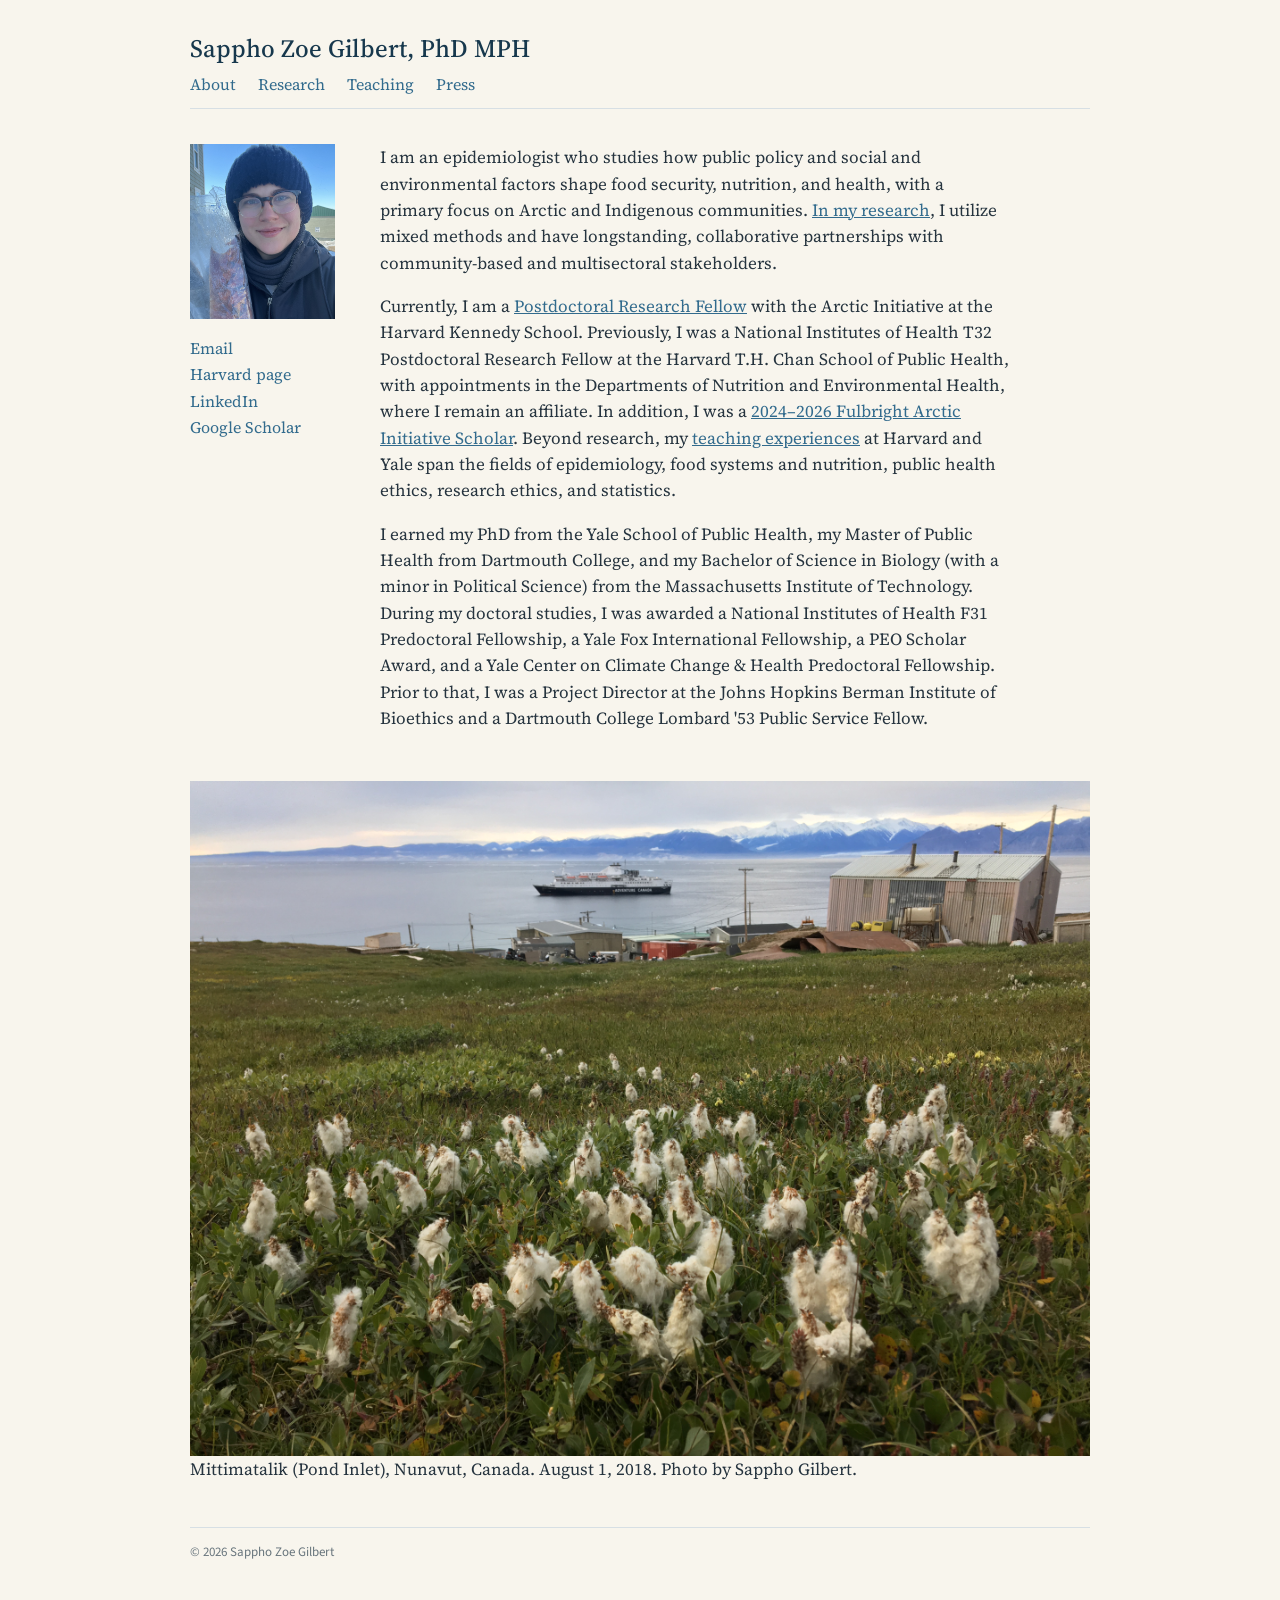
<file: index.html>
<!DOCTYPE html>
<html lang="en">
<head>
  <meta charset="UTF-8">
  <meta name="viewport" content="width=device-width, initial-scale=1.0">
  <title>About | Sappho Zoe Gilbert, PhD MPH</title>
  <link rel="stylesheet" href="styles.css">
</head>

<body>
  <header>
    <h1>Sappho Zoe Gilbert, PhD MPH</h1>

    <nav>
      <a href="index.html">About</a>
      <a href="research.html">Research</a>
      <a href="teaching.html">Teaching</a>
      <a href="press.html">Press</a>
    </nav>
  </header>

  <main>
    <div class="about-layout">
      <aside>
        <img
          src="headshot-website.jpeg"
          class="headshot">

        <div class="profile-links">
          <a href="mailto:sapphogilbert@hsph.harvard.edu">Email</a>

          <a
            href="https://www.belfercenter.org/people/sappho-gilbert"
            target="_blank"
            rel="noopener">
            Harvard page
          </a>

          <a
            href="https://www.linkedin.com/in/sappho-gilbert-a3275512/"
            target="_blank"
            rel="noopener">
            LinkedIn
          </a>

          <a
            href="https://scholar.google.com/citations?user=G_H7I10AAAAJ&amp;hl=en"
            target="_blank"
            rel="noopener">
            Google Scholar
          </a>
        </div>
      </aside>

      <section>
  
        <p>
          I am an epidemiologist who studies how public policy and social and
          environmental factors shape food security, nutrition, and health,
          with a primary focus on Arctic and Indigenous communities.
           <a
    href="https://sapphogilbert.github.io/research.html"
    target="_blank"
    rel="noopener">In my
          research</a>, I utilize mixed methods and have longstanding, collaborative
          partnerships with community-based and multisectoral stakeholders.
        </p>

<p>
  Currently, I am a <a
                      href="https://www.belfercenter.org/people/sappho-gilbert"
                      target="_blank"
                      rel="noopener">Postdoctoral Research Fellow</a>
  with the Arctic Initiative at the Harvard Kennedy School. Previously, I was
  a National Institutes of Health T32 Postdoctoral Research Fellow at the Harvard
  T.H. Chan School of Public Health, with appointments in the Departments of
  Nutrition and Environmental Health, where I remain an affiliate. In addition,
  I was a
  <a
    href="https://fulbrightprogram.org/2024-arctic-initiative-cohort/"
    target="_blank"
    rel="noopener">2024–2026 Fulbright Arctic Initiative Scholar</a>.
  Beyond research, my <a
     href="https://sapphogilbert.github.io/teaching.html"
    target="_blank"
    rel="noopener">
           teaching experiences</a> at Harvard and Yale span the fields of
  epidemiology, food systems and nutrition, public health ethics, research
  ethics, and statistics.
</p>
        
          <p>I earned my PhD from the Yale School of Public Health, my Master of
          Public Health from Dartmouth College, and my Bachelor of Science in
          Biology (with a minor in Political Science) from the Massachusetts
          Institute of Technology. During my doctoral studies, I was awarded 
            a National Institutes of Health F31 Predoctoral Fellowship, a Yale
            Fox International Fellowship, a PEO Scholar Award, and a Yale Center
            on Climate Change & Health Predoctoral Fellowship. Prior to that, I
            was a Project Director at the Johns Hopkins Berman Institute
            of Bioethics and a Dartmouth College Lombard '53 Public Service Fellow.
        </p>
      </section>
    </div>
  </main>

<figure class="about-photo">
  <img
    src="about-photo.JPEG"
    <figcaption>
    Mittimatalik (Pond Inlet), Nunavut, Canada. August 1, 2018.
    Photo by Sappho Gilbert.
  </figcaption>
</figure>
    
  <footer class="site-footer">
  &copy; 2026 Sappho Zoe Gilbert
</footer>
</body>
</html>
</file>
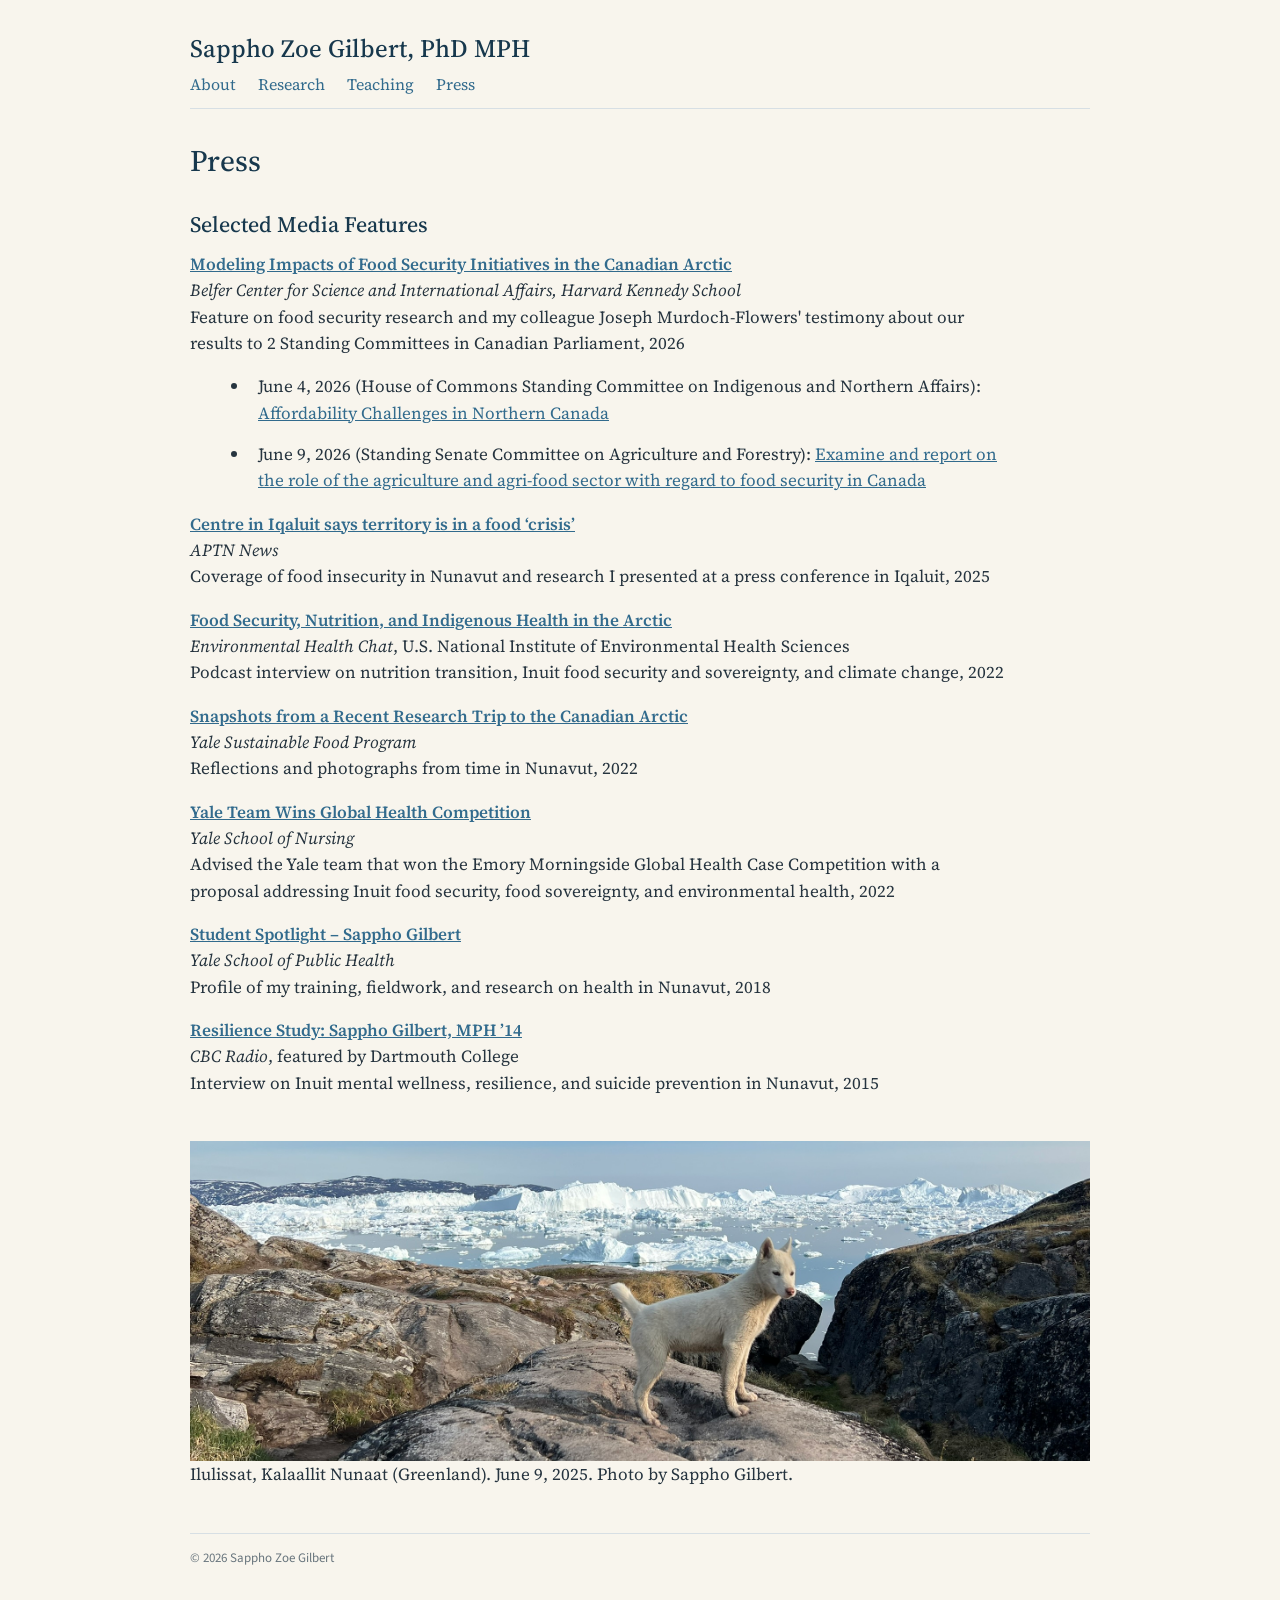
<file: press.html>
<!DOCTYPE html>
<html lang="en">
<head>
  <meta charset="UTF-8">
  <meta name="viewport" content="width=device-width, initial-scale=1.0">
  <title>Press | Sappho Zoe Gilbert</title>
  <link rel="stylesheet" href="styles.css">
</head>

<body>
  <header>
    <h1>Sappho Zoe Gilbert, PhD MPH</h1>

    <nav>
      <a href="index.html">About</a>
      <a href="research.html">Research</a>
      <a href="teaching.html">Teaching</a>
      <a href="press.html">Press</a>
    </nav>
  </header>

  <main>
    <h2>Press</h2>

    <h3>Selected Media Features</h3>

<p>
  <strong>
    <a href="https://www.belfercenter.org/belfer-news/modeling-impacts-food-security-initiatives-canadian-arctic-0">
      Modeling Impacts of Food Security Initiatives in the Canadian Arctic
    </a>
  </strong><br>

  <em>
    Belfer Center for Science and International Affairs,
    Harvard Kennedy School
  </em><br>

  Feature on food security research and my colleague Joseph Murdoch-Flowers' testimony about our
  results to 2 Standing Committees in Canadian Parliament, 2026
</p>
    
<ul>
  <li>
    June 4, 2026 (House of Commons Standing Committee on Indigenous and Northern Affairs):
    <a
      href="https://www.ourcommons.ca/committees/en/INAN/StudyActivity?studyActivityId=13295114"
      target="_blank"
      rel="noopener">
      Affordability Challenges in Northern Canada
    </a>
  </li>

  <li>
    June 9, 2026 (Standing Senate Committee on Agriculture and Forestry):
    <a
      href="https://sencanada.ca/en/committees/AGFO/noticeofmeeting/699213/45-1"
      target="_blank"
      rel="noopener">
      Examine and report on the role of the agriculture and agri-food sector
      with regard to food security in Canada
    </a>
  </li>
</ul>
    
    <p>
  <strong>
    <a href="https://www.aptnnews.ca/national-news/centre-in-iqaluit-says-territory-is-in-a-food-crisis/">
      Centre in Iqaluit says territory is in a food ‘crisis’
    </a>
  </strong><br>
  <em>APTN News</em><br>
  Coverage of food insecurity in Nunavut and research I presented at a press conference in Iqaluit, 2025
</p>

    <p>
      <strong>
        <a href="https://podcasts.apple.com/na/podcast/food-security-nutrition-and-indigenous-health-in/id593495897?i=1000586308865">
          Food Security, Nutrition, and Indigenous Health in the Arctic
        </a>
      </strong><br>
      <em>Environmental Health Chat</em>, U.S. National Institute of Environmental Health Sciences<br>
      Podcast interview on nutrition transition, Inuit food security and sovereignty, and climate change, 2022
    </p>
    
<p>
  <strong>
    <a href="https://www.sustainablefood.yale.edu/voices-blog/2022/8/19/sappho-gilbert-snapshots-from-a-recent-research-trip-to-the-canadian-arctic">
      Snapshots from a Recent Research Trip to the Canadian Arctic
    </a>
  </strong><br>
  <em>Yale Sustainable Food Program</em><br>
  Reflections and photographs from time in Nunavut, 2022
</p>

<p>
  <strong>
    <a href="https://nursing.yale.edu/news/yale-team-wins-global-health-competition">
      Yale Team Wins Global Health Competition
    </a>
  </strong><br>
  <em>Yale School of Nursing</em><br>
  Advised the Yale team that won the Emory Morningside Global Health Case Competition with a proposal addressing Inuit food security, food sovereignty, and environmental health, 2022
</p>
    
    <p>
      <strong>
        <a href="https://ysph.yale.edu/news-article/student-spotlight--sappho-gilbert/">
          Student Spotlight – Sappho Gilbert
        </a>
      </strong><br>
      <em>Yale School of Public Health</em><br>
      Profile of my training, fieldwork, and research on health in Nunavut, 2018
    </p>

    <p>
      <strong>
        <a href="https://home.dartmouth.edu/news/2015/09/resilience-study-sappho-gilbert-mph-14-cbc-radio">
          Resilience Study: Sappho Gilbert, MPH ’14
        </a>
      </strong><br>
      <em>CBC Radio</em>, featured by Dartmouth College<br>
      Interview on Inuit mental wellness, resilience, and suicide prevention in Nunavut, 2015
    </p>
  </main>
  
  <figure class="page-photo press-photo">
  <img
    src="press-photo.jpg"
    <figcaption>
    Ilulissat, Kalaallit Nunaat (Greenland). June 9, 2025. Photo by Sappho Gilbert.
  </figcaption>
</figure>
  
    <footer class="site-footer">
  &copy; 2026 Sappho Zoe Gilbert
</footer>
</body>
</html>
</file>
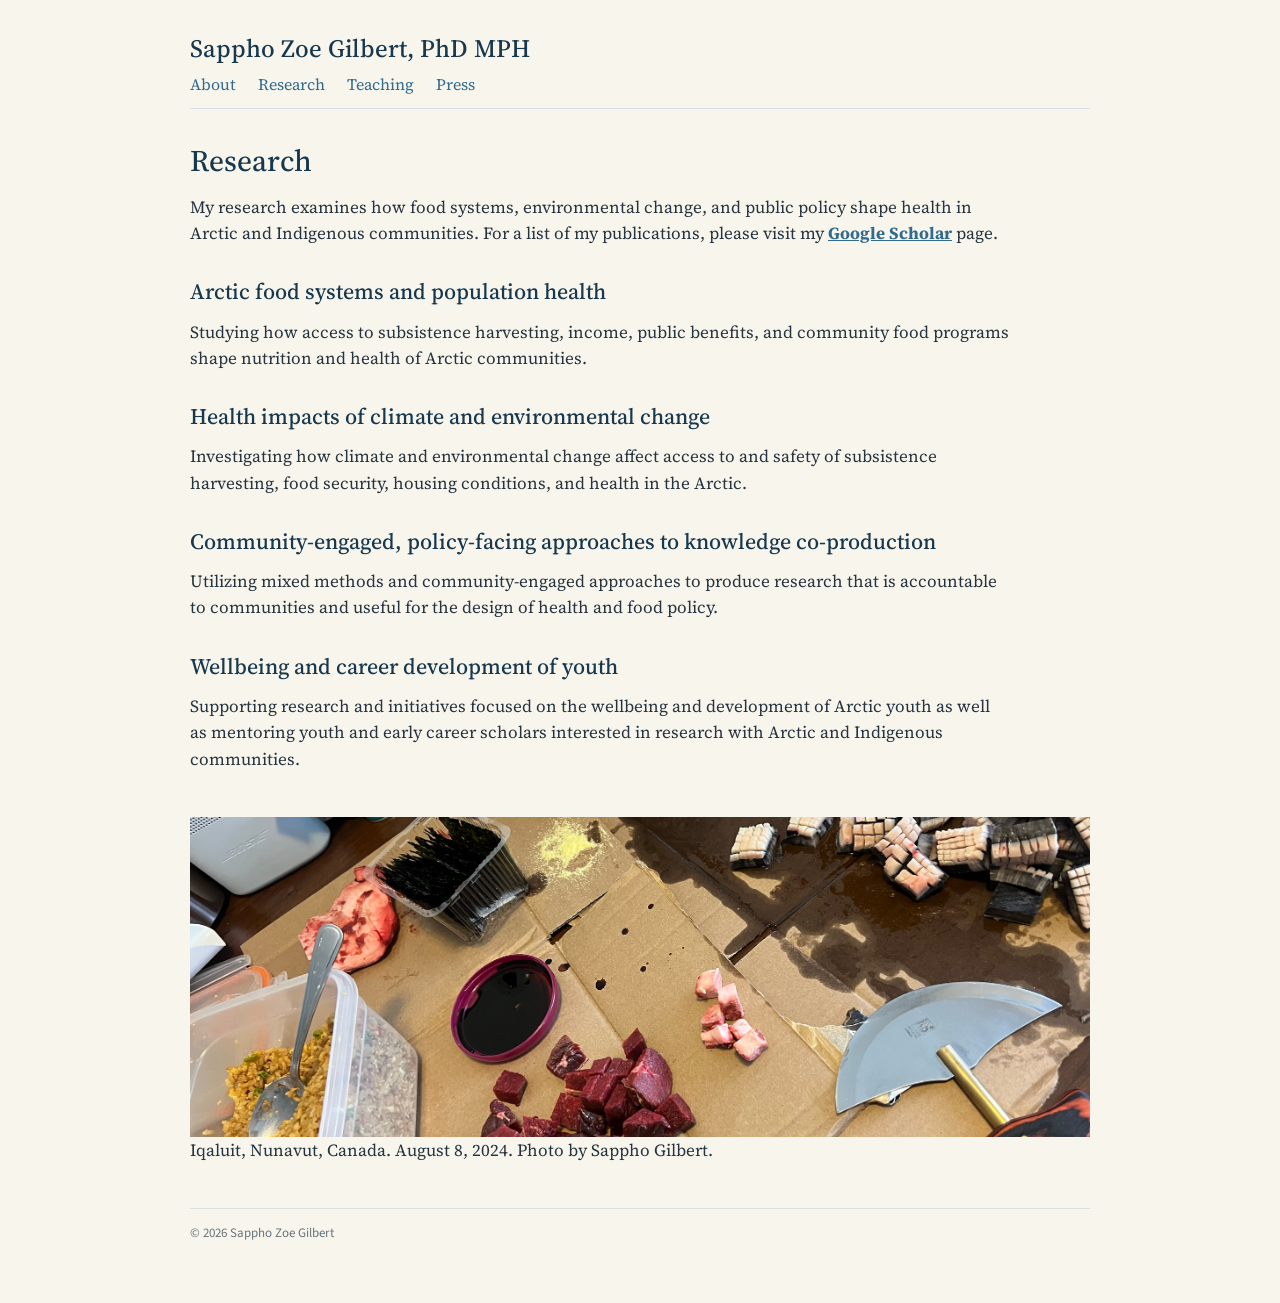
<file: research.html>
<!DOCTYPE html>
<html lang="en">
<head>
  <meta charset="UTF-8">
  <meta name="viewport" content="width=device-width, initial-scale=1.0">
  <title>Research | Sappho Zoe Gilbert, PhD MPH</title>
  <link rel="stylesheet" href="styles.css">
</head>
  
<body>
  <header>
    <h1>Sappho Zoe Gilbert, PhD MPH</h1>

    <nav>
      <a href="index.html">About</a>
      <a href="research.html">Research</a>
      <a href="teaching.html">Teaching</a>
      <a href="press.html">Press</a>
    </nav>
  </header>

  <main>
    <h2>Research</h2>

    <p>
      My research examines how food systems, environmental change, and public
      policy shape health in Arctic and Indigenous communities. For a list of my
      publications, please visit my 
      <b><a    href="https://scholar.google.com/citations?user=G_H7I10AAAAJ&amp;hl=en"
            target="_blank"
            rel="noopener">
            Google Scholar</a></b>
     page.
    </p>

    <h3>Arctic food systems and population health</h3>

    <p>
      Studying how access to subsistence harvesting, income, public benefits,
      and community food programs shape nutrition and health of Arctic communities.
    </p>

    <h3>Health impacts of climate and environmental change</h3>

    <p>
      Investigating how climate and environmental change affect access to and
      safety of subsistence harvesting, food security, housing conditions, and
      health in the Arctic.
    </p>

    <h3>Community-engaged, policy-facing approaches to knowledge co-production</h3>

    <p>
      Utilizing mixed methods and community-engaged approaches to produce
      research that is accountable to communities and useful for the design
      of health and food policy.
    </p>

    <h3>Wellbeing and career development of youth</h3>

    <p>
      Supporting research and initiatives focused on the wellbeing and
      development of Arctic youth as well as mentoring youth and early
      career scholars interested in research with Arctic and Indigenous communities.
    </p>
  </main>

<figure class="page-photo">
  <img
    src="research-photo.jpg"
    <figcaption>
    Iqaluit, Nunavut, Canada. August 8, 2024. Photo by Sappho Gilbert.
  </figcaption>
</figure>
  
  <footer class="site-footer">
  &copy; 2026 Sappho Zoe Gilbert
</footer>
</body>
</html>
</file>
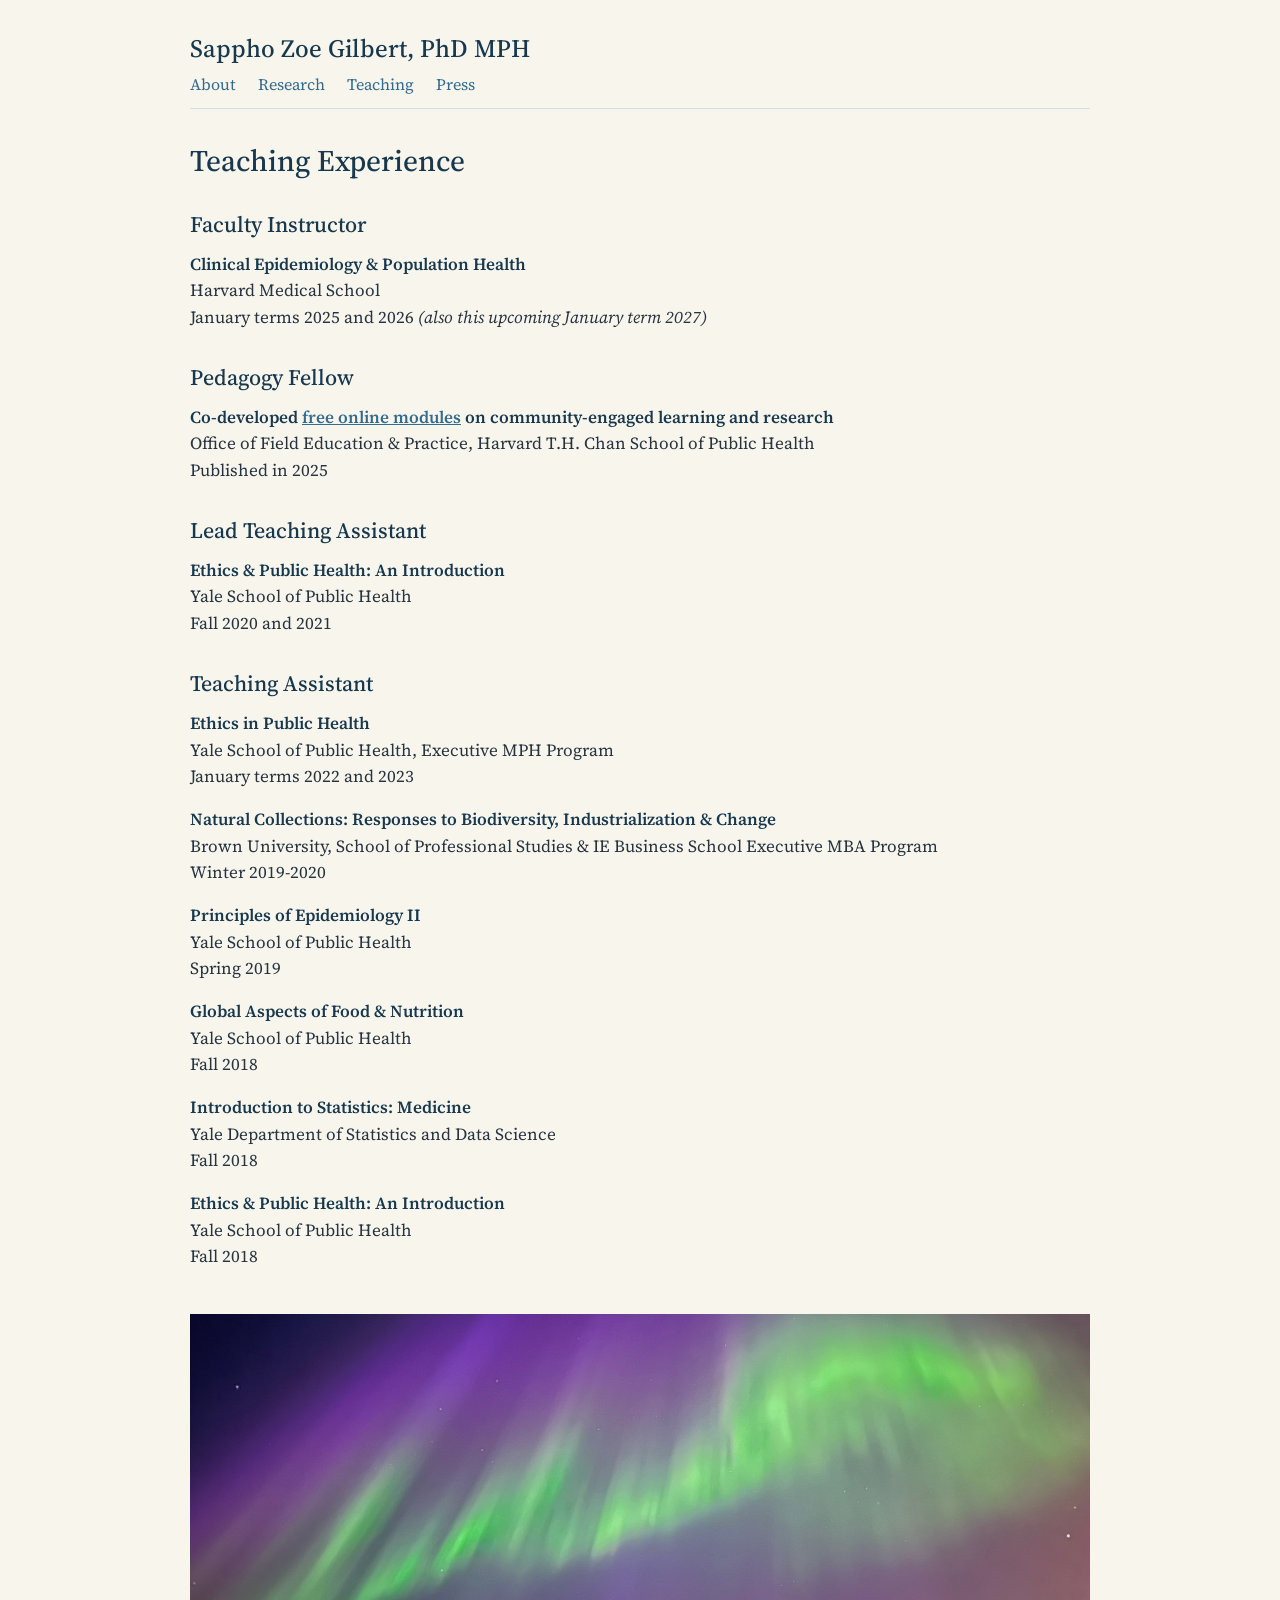
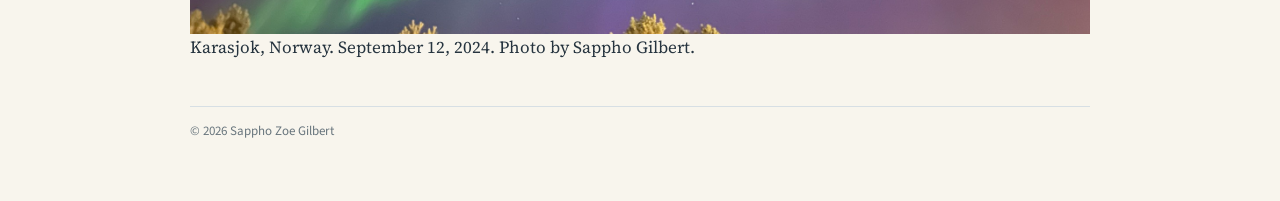
<file: teaching.html>
<!DOCTYPE html>
<html lang="en">
<head>
  <meta charset="UTF-8">
  <meta name="viewport" content="width=device-width, initial-scale=1.0">
  <title>Teaching | Sappho Zoe Gilbert, PhD MPH</title>
  <link rel="stylesheet" href="styles.css">
</head>

<body>
  <header>
    <h1>Sappho Zoe Gilbert, PhD MPH</h1>

    <nav>
      <a href="index.html">About</a>
      <a href="research.html">Research</a>
      <a href="teaching.html">Teaching</a>
      <a href="press.html">Press</a>
    </nav>
  </header>

  <main>
    <h2>Teaching Experience</h2>

    <div class="teaching-position">
      <h3>Faculty Instructor</h3>

      <p>
        <strong>Clinical Epidemiology &amp; Population Health</strong><br>
        Harvard Medical School<br>
        January terms 2025 and 2026
        <i>(also this upcoming January term 2027)</i>
      </p>
    </div>

    <div class="teaching-position">
      <h3>Pedagogy Fellow</h3>

<p>
  <strong>
    Co-developed
    <a
      href="https://hsph.harvard.edu/office/field-education-and-practice/community-engaged-learning/community-engaged-learning-resources/the-learning-modules/"
      target="_blank"
      rel="noopener">free online modules</a>
    on community-engaged learning and research
  </strong><br>
  Office of Field Education &amp; Practice, Harvard T.H. Chan School of Public Health<br>
  Published in 2025
</p>
    </div>

    <div class="teaching-position">
      <h3>Lead Teaching Assistant</h3>

      <p>
        <strong>Ethics &amp; Public Health: An Introduction</strong><br>
        Yale School of Public Health<br>
        Fall 2020 and 2021
      </p>
    </div>

    <div class="teaching-position">
      <h3>Teaching Assistant</h3>

      <p>
        <strong>Ethics in Public Health</strong><br>
        Yale School of Public Health, Executive MPH Program<br>
        January terms 2022 and 2023
      </p>

      <p>
        <strong>
          Natural Collections: Responses to Biodiversity,
          Industrialization &amp; Change
        </strong><br>
        Brown University, School of Professional Studies &amp;
        IE Business School Executive MBA Program<br>
        Winter 2019-2020
      </p>

      <p>
        <strong>Principles of Epidemiology II</strong><br>
        Yale School of Public Health<br>
        Spring 2019
      </p>

      <p>
        <strong>Global Aspects of Food &amp; Nutrition</strong><br>
        Yale School of Public Health<br>
        Fall 2018
      </p>

      <p>
        <strong>Introduction to Statistics: Medicine</strong><br>
        Yale Department of Statistics and Data Science<br>
        Fall 2018
      </p>

      <p>
        <strong>Ethics &amp; Public Health: An Introduction</strong><br>
        Yale School of Public Health<br>
        Fall 2018
      </p>
    </div>
  </main>

<figure class="page-photo teaching-photo">
  <img
    src="teaching-photo.jpg"
    <figcaption>
    Karasjok, Norway. September 12, 2024. Photo by Sappho Gilbert.
  </figcaption>
</figure>
  
  <footer class="site-footer">
  &copy; 2026 Sappho Zoe Gilbert
</footer>
</body>
</html>
</file>
<file: styles.css>
@import url('https://fonts.googleapis.com/css2?family=Source+Sans+3:wght@400;500;600&family=Source+Serif+4:opsz,wght@8..60,400;8..60,500;8..60,600&display=swap');

body {
  max-width: 900px;
  margin: 0 auto;
  padding: 35px 28px 60px;
  color: #26343f;
  background: #f8f5ed;
  font-family: "Source Serif 4", Georgia, serif;
  font-size: 17px;
  line-height: 1.55;
}

header {
  border-bottom: 1px solid #d7dfe4;
  margin-bottom: 35px;
  padding-bottom: 12px;
}

header h1 {
  margin: 0;
  color: #17384d;
  font-size: 25px;
  font-weight: 500;
  line-height: 1.1;
}

nav {
  margin-top: 9px;
  font-family: "Source Serif 4", Georgia, serif;
  font-size: 16px;
}

nav a {
  margin-right: 18px;
  color: #326b8d;
  text-decoration: none;
}

nav a:hover {
  color: #17384d;
  text-decoration: underline;
}

main {
  max-width: 820px;
}

.about-layout {
  display: grid;
  grid-template-columns: 155px 1fr;
  gap: 35px;
  align-items: start;
}

.headshot {
  width: 145px;
  height: 175px;
  object-fit: cover;
  display: block;
  margin-bottom: 18px;
}

.profile-links {
  display: flex;
  flex-direction: column;
  gap: 3px;
  font-family: "Source Serif 4", Georgia, serif;
  font-size: 16px;
  line-height: 1.45;
}

.profile-links a {
  color: #326b8d;
  text-decoration: none;
}

.profile-links a:hover {
  color: #17384d;
  text-decoration: underline;
}

h2 {
  margin: 0 0 15px;
  color: #17384d;
  font-size: 30px;
  font-weight: 500;
  line-height: 1.15;
}

h3 {
  margin: 28px 0 10px;
  color: #17384d;
  font-size: 22px;
  font-weight: 500;
}

h4 {
  margin-top: 30px;
  color: #17384d;
  font-family: "Source Sans 3", Arial, sans-serif;
  font-size: 18px;
  font-weight: 600;
}

.teaching-position {
  margin-bottom: 30px;
}

p {
  margin: 0 0 17px;
}

strong {
  color: #17384d;
  font-weight: 600;
}

a {
  color: #326b8d;
}

.arctic-banner {
  width: 100%;
  height: auto;
  display: block;
  margin: 32px 0 30px;
}

.about-photo {
  width: 100%;
  margin: 32px 0 30px;
}

.about-photo img {
  width: 100%;
  height: auto;
  display: block;
}

.about-photo figcaption {
  margin-top: 8px;
  color: #68757d;
  font-family: "Source Sans 3", Arial, sans-serif;
  font-size: 13px;
  line-height: 1.4;
}

.page-photo {
  width: 100%;
  margin: 45px 0 0;
}

.page-photo img {
  width: 100%;
  height: 320px;
  object-fit: cover;
  object-position: 50% 50%;
  display: block;
}

.teaching-photo img {
  object-position: 50% 65%;
}

.press-photo img {
  object-position: 50% 75%;
}

.page-photo figcaption {
  margin-top: 8px;
  color: #68757d;
  font-family: "Source Sans 3", Arial, sans-serif;
  font-size: 13px;
  line-height: 1.4;
}

ul {
  margin-left: 30px;
  padding-left: 30px;
}

li {
  margin-bottom: 15px;
  padding-left: 8px;
}

.site-footer {
  margin-top: 45px;
  padding-top: 14px;
  border-top: 1px solid #d7dfe4;
  color: #68757d;
  font-family: "Source Sans 3", Arial, sans-serif;
  font-size: 13px;
}

@media (max-width: 650px) {
  body {
    padding: 25px 20px 45px;
    font-size: 17px;
  }

  header h1 {
    font-size: 27px;
  }

  nav a {
    margin-right: 15px;
  }

  .about-layout {
    display: block;
  }

  .headshot {
    width: 135px;
    height: 165px;
    margin-bottom: 22px;
  }

  .profile-links {
    margin-bottom: 28px;
  }

  h2 {
    font-size: 28px;
  }

  h3 {
    font-size: 21px;
  }

  .arctic-banner {
    height: auto;
  }

  .about-photo img {
    height: auto;
  }

  .page-photo img {
    width: 100%;
    height: 240px;
    object-fit: cover;
    object-position: 50% 50%;
  }

  .teaching-photo img {
    object-position: 50% 65%;
  }

  .press-photo img {
    object-position: 50% 75%;
  }
}
</file>
